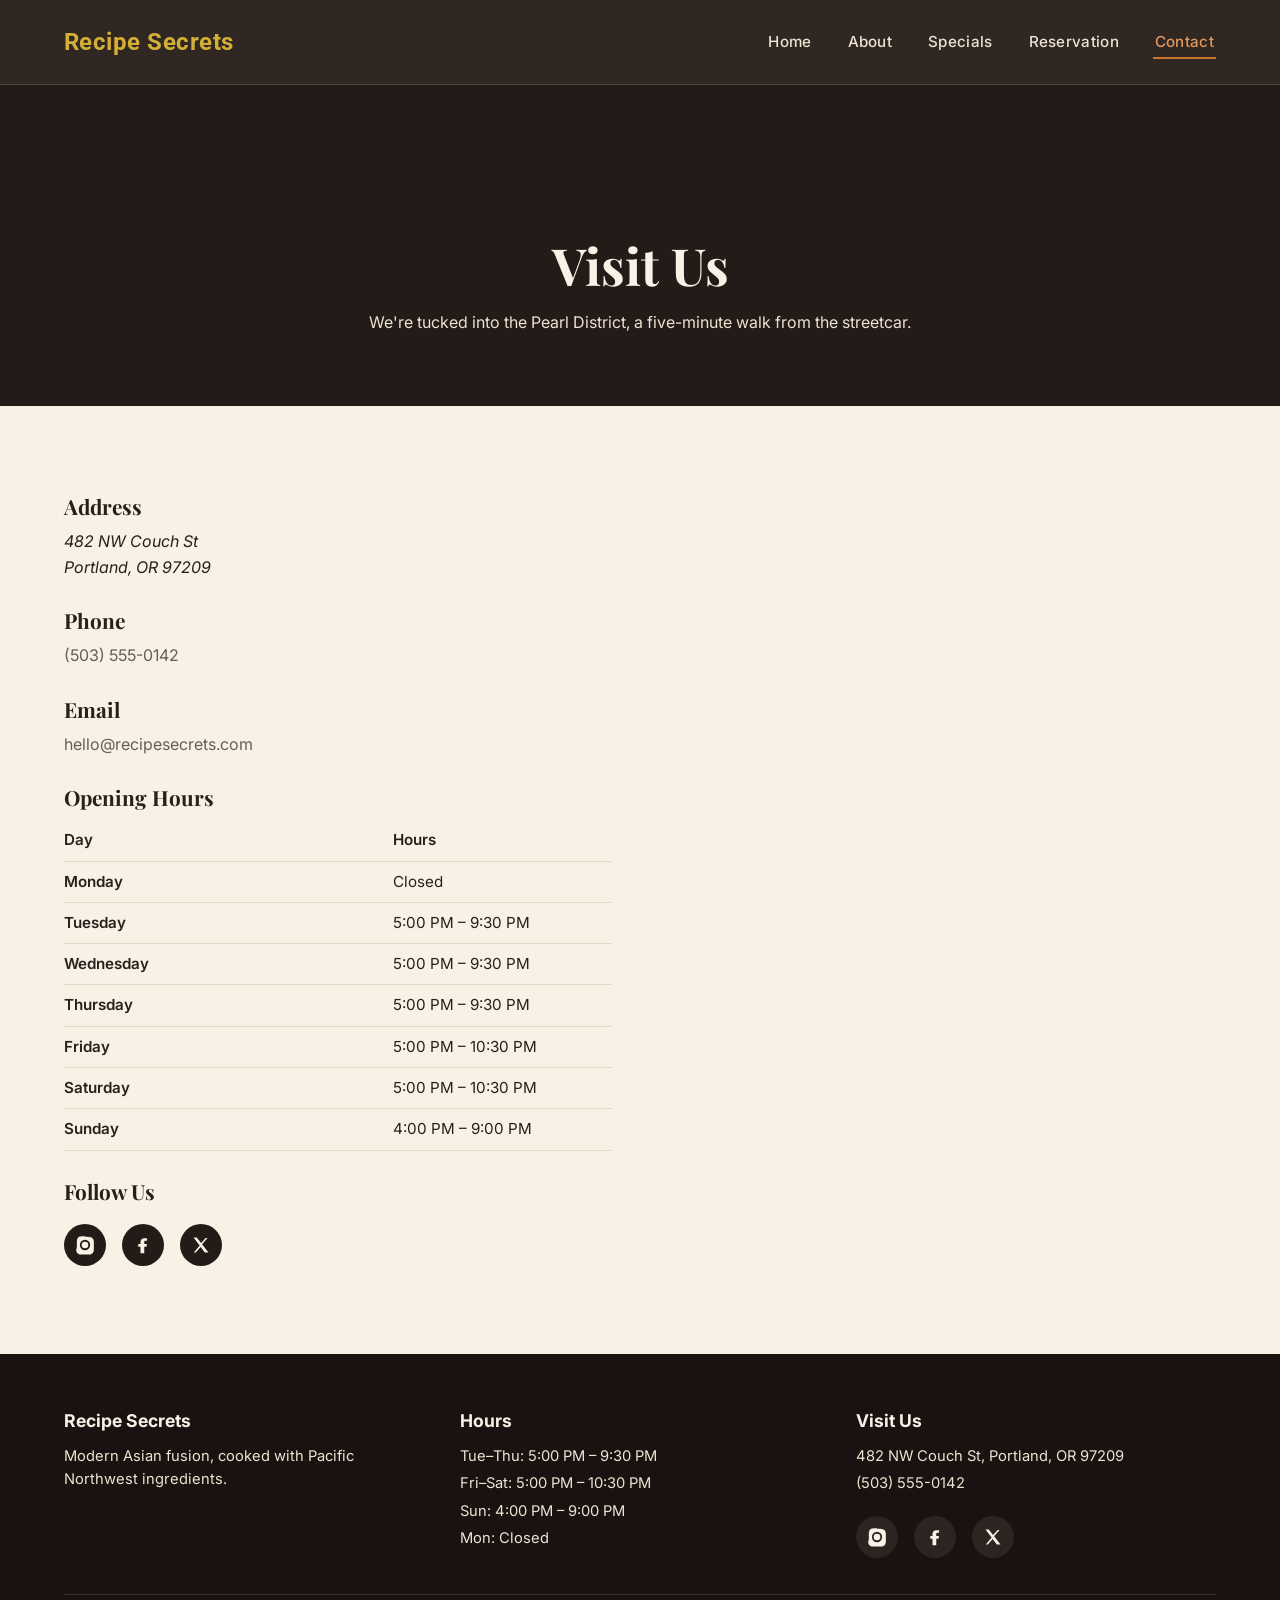
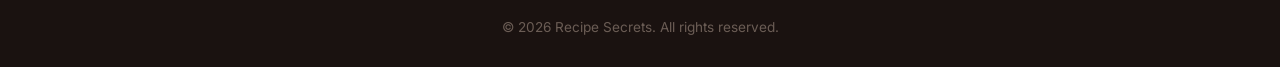
<file: contact.html>
<!DOCTYPE html>
<html lang="en">
<head>
  <meta charset="UTF-8">
  <meta name="viewport" content="width=device-width, initial-scale=1.0">
  <title>Contact &amp; Hours | Recipe Secrets</title>
  <meta name="description" content="Find Recipe Secrets' address, phone number, opening hours and social media. Get directions with our embedded map.">
  <meta property="og:title" content="Contact Recipe Secrets">
  <meta property="og:description" content="Address, phone, hours and directions for Recipe Secrets.">
  <meta property="og:type" content="website">
  <meta property="og:image" content="https://images.unsplash.com/photo-1517248135467-4c7edcad34c4?w=1200&q=80">
  <link rel="icon" type="image/svg+xml" href="favicon.svg">
  <link rel="preconnect" href="https://fonts.googleapis.com">
  <link rel="preconnect" href="https://fonts.gstatic.com" crossorigin>
  <link href="https://fonts.googleapis.com/css2?family=Playfair+Display:wght@600;700&family=Inter:wght@400;500;600;700&family=Roboto:wght@700&display=swap" rel="stylesheet">
  <link rel="stylesheet" href="css/styles.css">
</head>
<body>
  <a class="skip-link" href="#main">Skip to content</a>

  <header class="site-header">
    <div class="container">
      <a href="index.html" class="logo">Recipe<span> Secrets</span></a>
      <button class="nav-toggle" aria-expanded="false" aria-controls="main-nav" aria-label="Toggle navigation menu">
        <span class="bar"></span><span class="bar"></span><span class="bar"></span>
      </button>
      <nav class="main-nav" id="main-nav" aria-label="Primary">
        <ul>
          <li><a href="index.html">Home</a></li>
          <li><a href="about.html">About</a></li>
          <li><a href="specials.html">Specials</a></li>
          <li><a href="reservation.html">Reservation</a></li>
          <li><a href="contact.html" aria-current="page">Contact</a></li>
        </ul>
      </nav>
    </div>
  </header>

  <main id="main">
    <section class="page-hero">
      <div class="container">
        <h1>Visit Us</h1>
        <p>We're tucked into the Pearl District, a five-minute walk from the streetcar.</p>
      </div>
    </section>

    <section>
      <div class="container contact-grid">
        <div class="contact-info fade-in">
          <h2>Address</h2>
          <!-- TODO: replace with your real street address -->
          <address>482 NW Couch St<br>Portland, OR 97209</address>

          <h2>Phone</h2>
          <!-- TODO: replace with your real phone number -->
          <p><a href="tel:+15035550142">(503) 555-0142</a></p>

          <h2>Email</h2>
          <!-- TODO: replace with your real email address -->
          <p><a href="mailto:hello@recipesecrets.com">hello@recipesecrets.com</a></p>

          <h2>Opening Hours</h2>
          <table class="hours-table">
            <caption class="visually-hidden">Opening hours by day of the week</caption>
            <thead>
              <tr>
                <th scope="col">Day</th>
                <th scope="col">Hours</th>
              </tr>
            </thead>
            <tbody>
              <tr><th scope="row">Monday</th><td>Closed</td></tr>
              <tr><th scope="row">Tuesday</th><td>5:00 PM &ndash; 9:30 PM</td></tr>
              <tr><th scope="row">Wednesday</th><td>5:00 PM &ndash; 9:30 PM</td></tr>
              <tr><th scope="row">Thursday</th><td>5:00 PM &ndash; 9:30 PM</td></tr>
              <tr><th scope="row">Friday</th><td>5:00 PM &ndash; 10:30 PM</td></tr>
              <tr><th scope="row">Saturday</th><td>5:00 PM &ndash; 10:30 PM</td></tr>
              <tr><th scope="row">Sunday</th><td>4:00 PM &ndash; 9:00 PM</td></tr>
            </tbody>
          </table>

          <h2>Follow Us</h2>
          <div class="social-links">
            <a href="https://instagram.com" aria-label="Recipe Secrets on Instagram" target="_blank" rel="noopener noreferrer">
              <svg viewBox="0 0 24 24" aria-hidden="true"><path d="M12 2.2c3.2 0 3.6 0 4.85.06 1.17.06 1.96.24 2.43.4a4.9 4.9 0 0 1 1.77 1.15 4.9 4.9 0 0 1 1.15 1.77c.17.47.35 1.26.4 2.43.06 1.25.07 1.65.07 4.85s0 3.6-.07 4.85c-.05 1.17-.23 1.96-.4 2.43a4.9 4.9 0 0 1-1.15 1.77 4.9 4.9 0 0 1-1.77 1.15c-.47.17-1.26.35-2.43.4-1.25.06-1.65.07-4.85.07s-3.6 0-4.85-.07c-1.17-.05-1.96-.23-2.43-.4a4.9 4.9 0 0 1-1.77-1.15 4.9 4.9 0 0 1-1.15-1.77c-.17-.47-.35-1.26-.4-2.43C2.2 15.6 2.2 15.2 2.2 12s0-3.6.07-4.85c.05-1.17.23-1.96.4-2.43A4.9 4.9 0 0 1 3.82 3c.52-.52 1.09-.9 1.77-1.15.47-.17 1.26-.35 2.43-.4C9.27 1.4 9.4 1.4 12 1.4z M12 5.84a6.16 6.16 0 1 0 0 12.32 6.16 6.16 0 0 0 0-12.32zm0 10.16a4 4 0 1 1 0-8 4 4 0 0 1 0 8zm6.4-10.5a1.44 1.44 0 1 1-2.88 0 1.44 1.44 0 0 1 2.88 0z"/></svg>
            </a>
            <a href="https://facebook.com" aria-label="Recipe Secrets on Facebook" target="_blank" rel="noopener noreferrer">
              <svg viewBox="0 0 24 24" aria-hidden="true"><path d="M13.5 22v-8h2.7l.5-3.3h-3.2V8.6c0-.95.26-1.6 1.64-1.6h1.75V4.14C15.97 4.1 14.9 4 13.66 4 10.9 4 9 5.66 9 8.3v2.4H6.3v3.3H9V22h4.5z"/></svg>
            </a>
            <a href="https://twitter.com" aria-label="Recipe Secrets on X (Twitter)" target="_blank" rel="noopener noreferrer">
              <svg viewBox="0 0 24 24" aria-hidden="true"><path d="M3 3l7.4 9.6L3.4 21h2.3l5.9-6.6 5 6.6H21l-7.7-10 6.6-7.4h-2.3l-5.5 6.1L6.9 3H3z"/></svg>
            </a>
          </div>
        </div>

        <div class="fade-in">
          <!-- TODO: replace with an embed centered on your real address -->
          <iframe
            class="map-frame"
            title="Map showing the location of Recipe Secrets"
            src="https://www.google.com/maps?q=482+NW+Couch+St,+Portland,+OR+97209&output=embed"
            loading="lazy"
            referrerpolicy="no-referrer-when-downgrade">
          </iframe>
        </div>
      </div>
    </section>
  </main>

  <footer class="site-footer">
    <div class="container">
      <div class="footer-grid">
        <div>
          <h2>Recipe Secrets</h2>
          <p>Modern Asian fusion, cooked with Pacific Northwest ingredients.</p>
        </div>
        <div>
          <h2>Hours</h2>
          <p>Tue&ndash;Thu: 5:00 PM &ndash; 9:30 PM</p>
          <p>Fri&ndash;Sat: 5:00 PM &ndash; 10:30 PM</p>
          <p>Sun: 4:00 PM &ndash; 9:00 PM</p>
          <p>Mon: Closed</p>
        </div>
        <div>
          <h2>Visit Us</h2>
          <!-- TODO: replace with your real street address -->
          <address>482 NW Couch St, Portland, OR 97209</address>
          <!-- TODO: replace with your real phone number -->
          <p><a href="tel:+15035550142">(503) 555-0142</a></p>
          <div class="social-links">
            <a href="https://instagram.com" aria-label="Recipe Secrets on Instagram" target="_blank" rel="noopener noreferrer">
              <svg viewBox="0 0 24 24" aria-hidden="true"><path d="M12 2.2c3.2 0 3.6 0 4.85.06 1.17.06 1.96.24 2.43.4a4.9 4.9 0 0 1 1.77 1.15 4.9 4.9 0 0 1 1.15 1.77c.17.47.35 1.26.4 2.43.06 1.25.07 1.65.07 4.85s0 3.6-.07 4.85c-.05 1.17-.23 1.96-.4 2.43a4.9 4.9 0 0 1-1.15 1.77 4.9 4.9 0 0 1-1.77 1.15c-.47.17-1.26.35-2.43.4-1.25.06-1.65.07-4.85.07s-3.6 0-4.85-.07c-1.17-.05-1.96-.23-2.43-.4a4.9 4.9 0 0 1-1.77-1.15 4.9 4.9 0 0 1-1.15-1.77c-.17-.47-.35-1.26-.4-2.43C2.2 15.6 2.2 15.2 2.2 12s0-3.6.07-4.85c.05-1.17.23-1.96.4-2.43A4.9 4.9 0 0 1 3.82 3c.52-.52 1.09-.9 1.77-1.15.47-.17 1.26-.35 2.43-.4C9.27 1.4 9.4 1.4 12 1.4z M12 5.84a6.16 6.16 0 1 0 0 12.32 6.16 6.16 0 0 0 0-12.32zm0 10.16a4 4 0 1 1 0-8 4 4 0 0 1 0 8zm6.4-10.5a1.44 1.44 0 1 1-2.88 0 1.44 1.44 0 0 1 2.88 0z"/></svg>
            </a>
            <a href="https://facebook.com" aria-label="Recipe Secrets on Facebook" target="_blank" rel="noopener noreferrer">
              <svg viewBox="0 0 24 24" aria-hidden="true"><path d="M13.5 22v-8h2.7l.5-3.3h-3.2V8.6c0-.95.26-1.6 1.64-1.6h1.75V4.14C15.97 4.1 14.9 4 13.66 4 10.9 4 9 5.66 9 8.3v2.4H6.3v3.3H9V22h4.5z"/></svg>
            </a>
            <a href="https://twitter.com" aria-label="Recipe Secrets on X (Twitter)" target="_blank" rel="noopener noreferrer">
              <svg viewBox="0 0 24 24" aria-hidden="true"><path d="M3 3l7.4 9.6L3.4 21h2.3l5.9-6.6 5 6.6H21l-7.7-10 6.6-7.4h-2.3l-5.5 6.1L6.9 3H3z"/></svg>
            </a>
          </div>
        </div>
      </div>
      <div class="footer-bottom">
        <p>&copy; 2026 Recipe Secrets. All rights reserved.</p>
      </div>
    </div>
  </footer>

  <script src="js/main.js" defer></script>
</body>
</html>
</file>
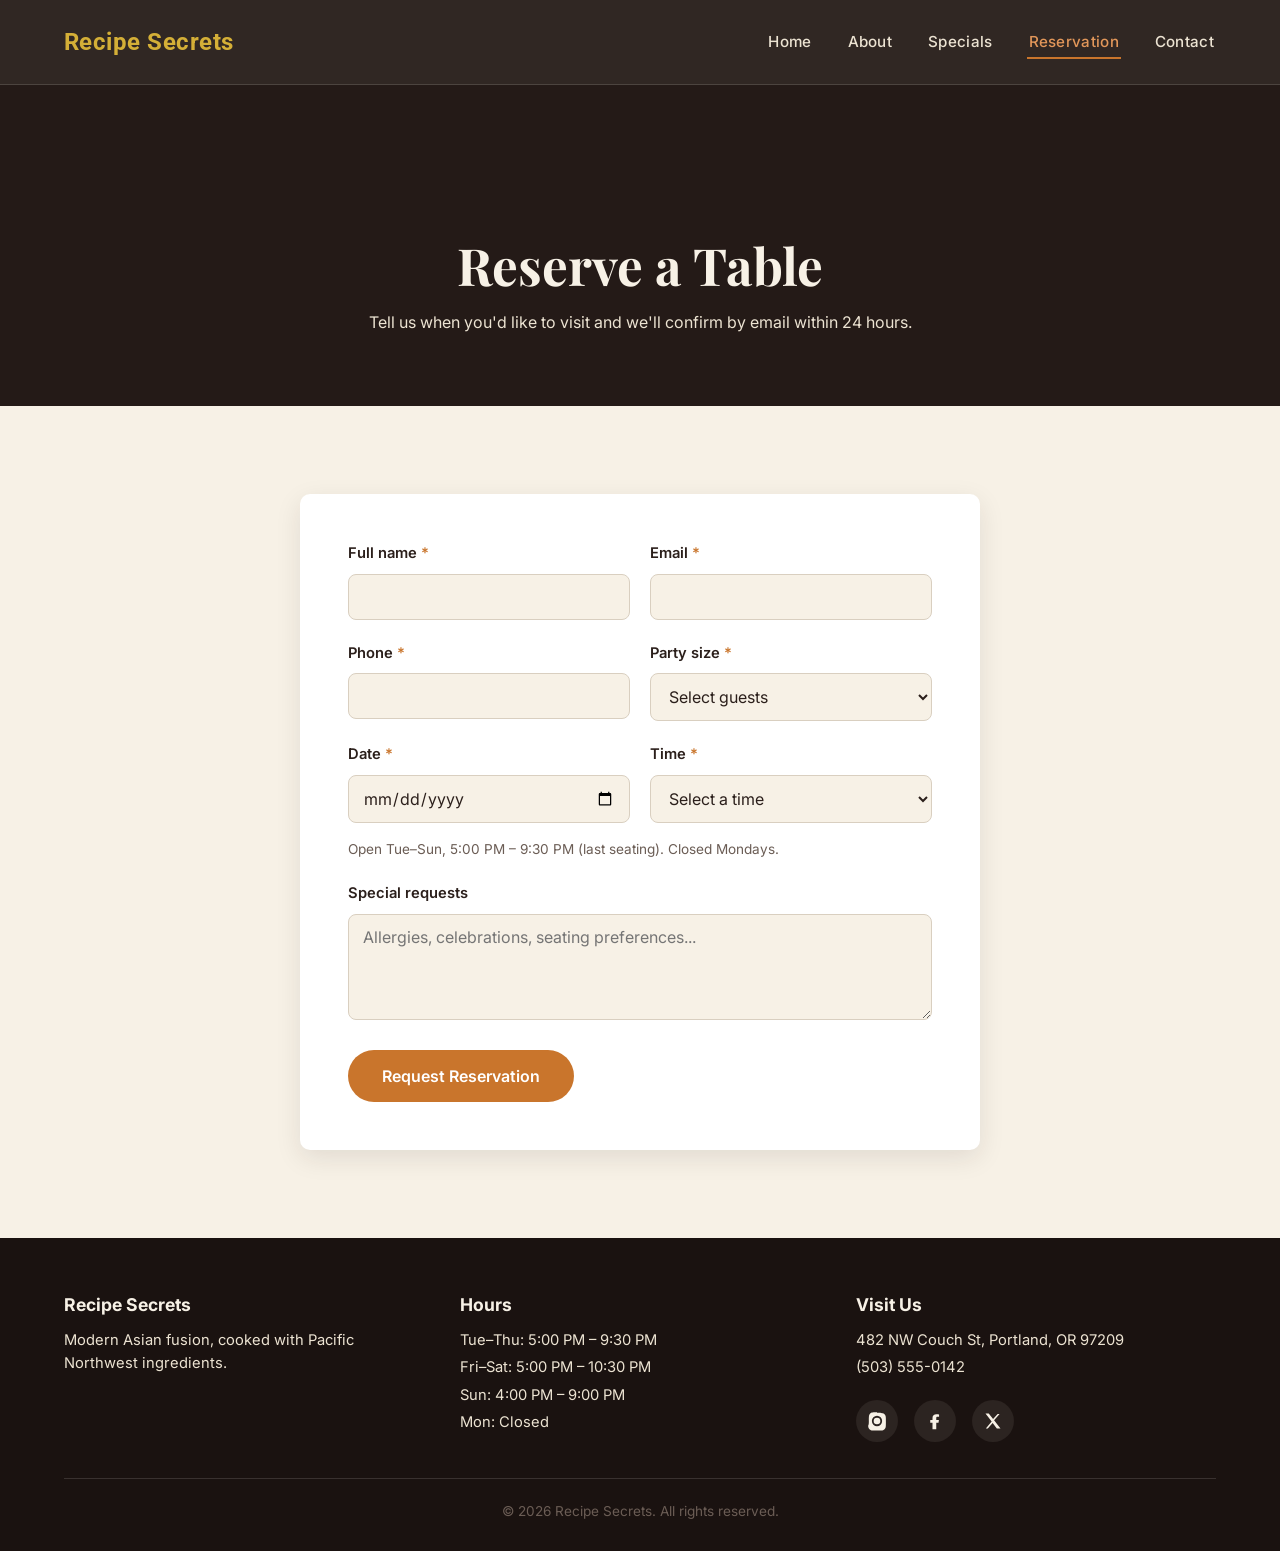
<file: reservation.html>
<!DOCTYPE html>
<html lang="en">
<head>
  <meta charset="UTF-8">
  <meta name="viewport" content="width=device-width, initial-scale=1.0">
  <title>Reserve a Table | Recipe Secrets</title>
  <meta name="description" content="Book a table at Recipe Secrets. Choose your date, time and party size and we'll confirm by email.">
  <meta property="og:title" content="Reserve a Table | Recipe Secrets">
  <meta property="og:description" content="Book a table at Recipe Secrets in a few clicks.">
  <meta property="og:type" content="website">
  <meta property="og:image" content="https://images.unsplash.com/photo-1517248135467-4c7edcad34c4?w=1200&q=80">
  <link rel="icon" type="image/svg+xml" href="favicon.svg">
  <link rel="preconnect" href="https://fonts.googleapis.com">
  <link rel="preconnect" href="https://fonts.gstatic.com" crossorigin>
  <link href="https://fonts.googleapis.com/css2?family=Playfair+Display:wght@600;700&family=Inter:wght@400;500;600;700&family=Roboto:wght@700&display=swap" rel="stylesheet">
  <link rel="stylesheet" href="css/styles.css">
</head>
<body>
  <a class="skip-link" href="#main">Skip to content</a>

  <header class="site-header">
    <div class="container">
      <a href="index.html" class="logo">Recipe<span> Secrets</span></a>
      <button class="nav-toggle" aria-expanded="false" aria-controls="main-nav" aria-label="Toggle navigation menu">
        <span class="bar"></span><span class="bar"></span><span class="bar"></span>
      </button>
      <nav class="main-nav" id="main-nav" aria-label="Primary">
        <ul>
          <li><a href="index.html">Home</a></li>
          <li><a href="about.html">About</a></li>
          <li><a href="specials.html">Specials</a></li>
          <li><a href="reservation.html" aria-current="page">Reservation</a></li>
          <li><a href="contact.html">Contact</a></li>
        </ul>
      </nav>
    </div>
  </header>

  <main id="main">
    <section class="page-hero">
      <div class="container">
        <h1>Reserve a Table</h1>
        <p>Tell us when you'd like to visit and we'll confirm by email within 24 hours.</p>
      </div>
    </section>

    <section>
      <div class="container">
        <div class="form-wrapper fade-in">
          <div id="form-success" tabindex="-1">
            Thank you! Your reservation request has been sent — we'll email you a confirmation shortly.
          </div>

          <!-- TODO: replace YOUR_FORM_ID with your real Formspree form ID -->
          <form id="reservation-form" action="https://formspree.io/f/YOUR_FORM_ID" method="POST" novalidate>

            <div class="form-row">
              <div class="form-group">
                <label for="name">Full name <span class="required">*</span></label>
                <input type="text" id="name" name="name" autocomplete="name" required>
                <p class="error-message">Please enter your name.</p>
              </div>
              <div class="form-group">
                <label for="email">Email <span class="required">*</span></label>
                <input type="email" id="email" name="email" autocomplete="email" required>
                <p class="error-message">Please enter a valid email address.</p>
              </div>
            </div>

            <div class="form-row">
              <div class="form-group">
                <label for="phone">Phone <span class="required">*</span></label>
                <input type="tel" id="phone" name="phone" autocomplete="tel" required>
                <p class="error-message">Please enter a valid phone number.</p>
              </div>
              <div class="form-group">
                <label for="party-size">Party size <span class="required">*</span></label>
                <select id="party-size" name="party_size" required>
                  <option value="">Select guests</option>
                  <option value="1">1 guest</option>
                  <option value="2">2 guests</option>
                  <option value="3">3 guests</option>
                  <option value="4">4 guests</option>
                  <option value="5">5 guests</option>
                  <option value="6">6 guests</option>
                  <option value="7">7 guests</option>
                  <option value="8">8 guests</option>
                  <option value="9">9 guests</option>
                  <option value="10">10 guests</option>
                </select>
                <p class="error-message">Please select a party size.</p>
              </div>
            </div>

            <div class="form-row">
              <div class="form-group">
                <label for="date">Date <span class="required">*</span></label>
                <input type="date" id="date" name="date" required>
                <p class="error-message">Please choose today or a future date.</p>
              </div>
              <div class="form-group">
                <label for="time">Time <span class="required">*</span></label>
                <select id="time" name="time" required>
                  <option value="">Select a time</option>
                </select>
                <p class="error-message">Please select a time.</p>
              </div>
            </div>

            <p class="form-note">Open Tue&ndash;Sun, 5:00 PM &ndash; 9:30 PM (last seating). Closed Mondays.</p>

            <div class="form-group">
              <label for="requests">Special requests</label>
              <textarea id="requests" name="requests" rows="4" placeholder="Allergies, celebrations, seating preferences..."></textarea>
            </div>

            <button type="submit" class="btn btn-primary">Request Reservation</button>
          </form>
        </div>
      </div>
    </section>
  </main>

  <footer class="site-footer">
    <div class="container">
      <div class="footer-grid">
        <div>
          <h2>Recipe Secrets</h2>
          <p>Modern Asian fusion, cooked with Pacific Northwest ingredients.</p>
        </div>
        <div>
          <h2>Hours</h2>
          <p>Tue&ndash;Thu: 5:00 PM &ndash; 9:30 PM</p>
          <p>Fri&ndash;Sat: 5:00 PM &ndash; 10:30 PM</p>
          <p>Sun: 4:00 PM &ndash; 9:00 PM</p>
          <p>Mon: Closed</p>
        </div>
        <div>
          <h2>Visit Us</h2>
          <!-- TODO: replace with your real street address -->
          <address>482 NW Couch St, Portland, OR 97209</address>
          <!-- TODO: replace with your real phone number -->
          <p><a href="tel:+15035550142">(503) 555-0142</a></p>
          <div class="social-links">
            <a href="https://instagram.com" aria-label="Recipe Secrets on Instagram" target="_blank" rel="noopener noreferrer">
              <svg viewBox="0 0 24 24" aria-hidden="true"><path d="M12 2.2c3.2 0 3.6 0 4.85.06 1.17.06 1.96.24 2.43.4a4.9 4.9 0 0 1 1.77 1.15 4.9 4.9 0 0 1 1.15 1.77c.17.47.35 1.26.4 2.43.06 1.25.07 1.65.07 4.85s0 3.6-.07 4.85c-.05 1.17-.23 1.96-.4 2.43a4.9 4.9 0 0 1-1.15 1.77 4.9 4.9 0 0 1-1.77 1.15c-.47.17-1.26.35-2.43.4-1.25.06-1.65.07-4.85.07s-3.6 0-4.85-.07c-1.17-.05-1.96-.23-2.43-.4a4.9 4.9 0 0 1-1.77-1.15 4.9 4.9 0 0 1-1.15-1.77c-.17-.47-.35-1.26-.4-2.43C2.2 15.6 2.2 15.2 2.2 12s0-3.6.07-4.85c.05-1.17.23-1.96.4-2.43A4.9 4.9 0 0 1 3.82 3c.52-.52 1.09-.9 1.77-1.15.47-.17 1.26-.35 2.43-.4C9.27 1.4 9.4 1.4 12 1.4z M12 5.84a6.16 6.16 0 1 0 0 12.32 6.16 6.16 0 0 0 0-12.32zm0 10.16a4 4 0 1 1 0-8 4 4 0 0 1 0 8zm6.4-10.5a1.44 1.44 0 1 1-2.88 0 1.44 1.44 0 0 1 2.88 0z"/></svg>
            </a>
            <a href="https://facebook.com" aria-label="Recipe Secrets on Facebook" target="_blank" rel="noopener noreferrer">
              <svg viewBox="0 0 24 24" aria-hidden="true"><path d="M13.5 22v-8h2.7l.5-3.3h-3.2V8.6c0-.95.26-1.6 1.64-1.6h1.75V4.14C15.97 4.1 14.9 4 13.66 4 10.9 4 9 5.66 9 8.3v2.4H6.3v3.3H9V22h4.5z"/></svg>
            </a>
            <a href="https://twitter.com" aria-label="Recipe Secrets on X (Twitter)" target="_blank" rel="noopener noreferrer">
              <svg viewBox="0 0 24 24" aria-hidden="true"><path d="M3 3l7.4 9.6L3.4 21h2.3l5.9-6.6 5 6.6H21l-7.7-10 6.6-7.4h-2.3l-5.5 6.1L6.9 3H3z"/></svg>
            </a>
          </div>
        </div>
      </div>
      <div class="footer-bottom">
        <p>&copy; 2026 Recipe Secrets. All rights reserved.</p>
      </div>
    </div>
  </footer>

  <script src="js/main.js" defer></script>
</body>
</html>
</file>
<file: css/styles.css>
/* ==========================================================================
   Recipe Secrets — shared stylesheet
   ==========================================================================

   IMAGE CREDITS / SOURCE URLS (Unsplash, free to use)
   Swap these for your own photography in /images/ whenever you're ready —
   just update the matching <img src> in each HTML file.

   Hero (home):            https://images.unsplash.com/photo-1517248135467-4c7edcad34c4
   Signature dish 1:       https://images.unsplash.com/photo-1540189549336-e6e99c3679fe
   Signature dish 2:       https://images.unsplash.com/photo-1562967916-eb82221dfb92
   Signature dish 3:       https://images.unsplash.com/photo-1543353071-873f17a7a088
   CTA banner (home):      https://images.unsplash.com/photo-1559339352-11d035aa65de
   Chef portrait (about):  https://images.unsplash.com/photo-1577219491135-ce391730fb2c
   Gallery 1 (about):      https://images.unsplash.com/photo-1517248135467-4c7edcad34c4
   Gallery 2 (about):      https://images.unsplash.com/photo-1555396273-367ea4eb4db5
   Gallery 3 (about):      https://images.unsplash.com/photo-1544148103-0773bf10d330
   Gallery 4 (about):      https://images.unsplash.com/photo-1526318896980-cf78c088247c
   Gallery 5 (about):      https://images.unsplash.com/photo-1600891964092-4316c288032e
   Gallery 6 (about):      https://images.unsplash.com/photo-1504674900247-0877df9cc836
   Starter 1 (specials):   https://images.unsplash.com/photo-1541014741259-de529411b96a
   Starter 2 (specials):   https://images.unsplash.com/photo-1626645738196-c2a7c87a8f58
   Main 1 (specials):      https://images.unsplash.com/photo-1553621042-f6e147245754
   Main 2 (specials):      https://images.unsplash.com/photo-1565299624946-b28f40a0ae38
   Main 3 (specials):      https://images.unsplash.com/photo-1569058242253-92a9c755a0cc
   Dessert 1 (specials):   https://images.unsplash.com/photo-1551024601-bec78aea704b
   Dessert 2 (specials):   https://images.unsplash.com/photo-1551024506-0bccd828d307
   ========================================================================== */

:root {
  /* palette */
  --color-espresso: #241a17;
  --color-espresso-deep: #1a1210;
  --color-cream: #f7f1e6;
  --color-cream-dim: #ece3d2;
  --color-accent: #c9752c;
  --color-accent-light: #e2975a;
  --color-text-dark: #2b1f1b;
  --color-text-muted: #6b5d55;
  --color-border: rgba(247, 241, 230, 0.14);

  /* type */
  --font-heading: 'Playfair Display', Georgia, serif;
  --font-body: 'Inter', -apple-system, Segoe UI, sans-serif;

  /* layout */
  --max-width: 1200px;
  --radius: 10px;
  --shadow: 0 14px 34px rgba(0, 0, 0, 0.18);
  --transition: 220ms ease;
}

/* ---------- reset ---------- */
* {
  margin: 0;
  padding: 0;
  box-sizing: border-box;
}

html {
  scroll-behavior: smooth;
}

body {
  font-family: var(--font-body);
  color: var(--color-text-dark);
  background: var(--color-cream);
  line-height: 1.6;
  overflow-x: hidden;
}

img {
  max-width: 100%;
  display: block;
}

a {
  color: inherit;
  text-decoration: none;
}

ul {
  list-style: none;
}

h1, h2, h3, h4 {
  font-family: var(--font-heading);
  line-height: 1.2;
  font-weight: 700;
}

.container {
  width: 100%;
  max-width: var(--max-width);
  margin: 0 auto;
  padding: 0 24px;
}

section {
  padding: 88px 0;
}

:focus-visible {
  outline: 3px solid var(--color-accent);
  outline-offset: 3px;
}

.visually-hidden {
  position: absolute;
  width: 1px;
  height: 1px;
  overflow: hidden;
  clip: rect(0 0 0 0);
  white-space: nowrap;
}

.skip-link {
  position: absolute;
  left: 50%;
  transform: translate(-50%, -140%);
  background: var(--color-accent);
  color: var(--color-cream);
  padding: 10px 18px;
  border-radius: 0 0 8px 8px;
  z-index: 200;
  transition: transform var(--transition);
}

.skip-link:focus {
  transform: translate(-50%, 0);
}

/* ---------- buttons ---------- */
.btn {
  display: inline-block;
  font-family: var(--font-body);
  font-weight: 600;
  font-size: 1rem;
  padding: 14px 32px;
  border-radius: 999px;
  border: 2px solid transparent;
  cursor: pointer;
  transition: transform var(--transition), box-shadow var(--transition), background var(--transition), color var(--transition);
}

.btn-primary {
  background: var(--color-accent);
  color: #fff;
}

.btn-primary:hover,
.btn-primary:focus-visible {
  background: var(--color-accent-light);
  transform: translateY(-2px);
  box-shadow: 0 10px 22px rgba(201, 117, 44, 0.35);
}

.btn-outline {
  background: transparent;
  color: var(--color-cream);
  border-color: var(--color-cream);
}

.btn-outline:hover,
.btn-outline:focus-visible {
  background: var(--color-cream);
  color: var(--color-espresso);
  transform: translateY(-2px);
}

/* ---------- header ---------- */
.site-header {
  position: sticky;
  top: 0;
  z-index: 100;
  background: rgba(36, 26, 23, 0.94);
  backdrop-filter: blur(6px);
  border-bottom: 1px solid var(--color-border);
}

.site-header .container {
  display: flex;
  align-items: center;
  justify-content: space-between;
  height: 84px;
}

.logo {
  font-family: 'Roboto', sans-serif;
  font-weight: 700;
  font-size: 1.5rem;
  color: #d4af37;
  letter-spacing: 0.02em;
}

.logo span {
  color: #d4af37;
}

.nav-toggle {
  display: none;
  background: none;
  border: none;
  cursor: pointer;
  padding: 8px;
  z-index: 110;
}

.nav-toggle .bar {
  display: block;
  width: 26px;
  height: 2px;
  background: var(--color-cream);
  margin: 6px 0;
  transition: transform var(--transition), opacity var(--transition);
}

.nav-toggle[aria-expanded="true"] .bar:nth-child(1) {
  transform: translateY(8px) rotate(45deg);
}

.nav-toggle[aria-expanded="true"] .bar:nth-child(2) {
  opacity: 0;
}

.nav-toggle[aria-expanded="true"] .bar:nth-child(3) {
  transform: translateY(-8px) rotate(-45deg);
}

.main-nav ul {
  display: flex;
  gap: 32px;
}

.main-nav a {
  color: var(--color-cream-dim);
  font-weight: 500;
  font-size: 0.95rem;
  letter-spacing: 0.02em;
  padding: 6px 2px;
  border-bottom: 2px solid transparent;
  transition: color var(--transition), border-color var(--transition);
}

.main-nav a:hover,
.main-nav a:focus-visible {
  color: var(--color-cream);
}

.main-nav a[aria-current="page"] {
  color: var(--color-accent-light);
  border-bottom-color: var(--color-accent);
}

/* ---------- hero ---------- */
.hero {
  position: relative;
  min-height: 100vh;
  display: flex;
  align-items: center;
  justify-content: center;
  text-align: center;
  color: var(--color-cream);
  background-size: cover;
  background-position: center;
  isolation: isolate;
}

.hero::after {
  content: "";
  position: absolute;
  inset: 0;
  background: linear-gradient(180deg, rgba(26, 18, 16, 0.55) 0%, rgba(26, 18, 16, 0.78) 100%);
  z-index: -1;
}

.hero-content {
  max-width: 760px;
  padding: 0 24px;
}

.hero-eyebrow {
  text-transform: uppercase;
  letter-spacing: 0.18em;
  font-size: 0.85rem;
  color: var(--color-accent-light);
  margin-bottom: 18px;
  display: block;
}

.hero h1 {
  font-size: clamp(2.6rem, 6vw, 4.5rem);
  margin-bottom: 18px;
}

.hero p {
  font-size: clamp(1.05rem, 2vw, 1.3rem);
  margin-bottom: 36px;
  color: var(--color-cream-dim);
}

/* small page hero (non-home pages) */
.page-hero {
  padding: 150px 0 70px;
  background: var(--color-espresso);
  color: var(--color-cream);
  text-align: center;
}

.page-hero h1 {
  font-size: clamp(2.2rem, 5vw, 3.2rem);
  margin-bottom: 14px;
}

.page-hero p {
  color: var(--color-cream-dim);
  max-width: 620px;
  margin: 0 auto;
}

/* ---------- section headers ---------- */
.section-heading {
  text-align: center;
  max-width: 640px;
  margin: 0 auto 56px;
}

.section-heading .eyebrow {
  text-transform: uppercase;
  letter-spacing: 0.16em;
  font-size: 0.8rem;
  color: var(--color-accent);
  font-weight: 600;
  display: block;
  margin-bottom: 10px;
}

.section-heading h2 {
  font-size: clamp(1.8rem, 4vw, 2.6rem);
  margin-bottom: 14px;
}

.section-heading p {
  color: var(--color-text-muted);
}

.section-dark {
  background: var(--color-espresso);
  color: var(--color-cream);
}

.section-dark .section-heading p {
  color: var(--color-cream-dim);
}

/* ---------- intro / about blurb ---------- */
.intro {
  max-width: 740px;
  margin: 0 auto;
  text-align: center;
}

.intro p {
  font-size: 1.1rem;
  color: var(--color-text-muted);
}

/* ---------- cards ---------- */
.card-grid {
  display: grid;
  grid-template-columns: repeat(3, 1fr);
  gap: 32px;
}

.dish-card {
  background: #fff;
  border-radius: var(--radius);
  overflow: hidden;
  box-shadow: 0 8px 20px rgba(43, 31, 27, 0.08);
  transition: transform var(--transition), box-shadow var(--transition);
}

.dish-card:hover {
  transform: translateY(-6px);
  box-shadow: var(--shadow);
}

.dish-card img {
  width: 100%;
  height: 230px;
  object-fit: cover;
}

.dish-card-body {
  padding: 24px;
}

.dish-card-body h3 {
  font-size: 1.3rem;
  margin-bottom: 8px;
}

.dish-card-body p {
  color: var(--color-text-muted);
  font-size: 0.95rem;
}

/* ---------- testimonials ---------- */
.testimonial-strip {
  display: grid;
  grid-template-columns: repeat(3, 1fr);
  gap: 28px;
}

.testimonial {
  background: rgba(247, 241, 230, 0.06);
  border: 1px solid var(--color-border);
  border-radius: var(--radius);
  padding: 28px;
}

.testimonial p.quote {
  font-style: italic;
  margin-bottom: 16px;
  color: var(--color-cream-dim);
}

.testimonial .author {
  font-weight: 600;
  color: var(--color-accent-light);
  font-size: 0.9rem;
}

/* ---------- CTA banner ---------- */
.cta-banner {
  position: relative;
  padding: 100px 24px;
  text-align: center;
  color: var(--color-cream);
  background-size: cover;
  background-position: center;
  isolation: isolate;
}

.cta-banner::after {
  content: "";
  position: absolute;
  inset: 0;
  background: rgba(26, 18, 16, 0.72);
  z-index: -1;
}

.cta-banner h2 {
  font-size: clamp(1.8rem, 4vw, 2.8rem);
  margin-bottom: 14px;
}

.cta-banner p {
  margin-bottom: 30px;
  color: var(--color-cream-dim);
}

/* ---------- about page ---------- */
.about-grid {
  display: grid;
  grid-template-columns: 1fr 1fr;
  gap: 56px;
  align-items: center;
}

.about-grid img {
  border-radius: var(--radius);
  width: 100%;
  height: 420px;
  object-fit: cover;
}

.chef-block {
  display: grid;
  grid-template-columns: 280px 1fr;
  gap: 44px;
  align-items: center;
}

.chef-block img {
  border-radius: var(--radius);
  width: 100%;
  height: 340px;
  object-fit: cover;
}

.chef-block h3 {
  font-size: 1.6rem;
  margin-bottom: 6px;
}

.chef-block .chef-title {
  color: var(--color-accent);
  font-weight: 600;
  margin-bottom: 16px;
  display: block;
}

.gallery-grid {
  display: grid;
  grid-template-columns: repeat(3, 1fr);
  gap: 18px;
}

.gallery-grid img {
  width: 100%;
  height: 230px;
  object-fit: cover;
  border-radius: var(--radius);
  transition: transform var(--transition);
}

.gallery-grid img:hover {
  transform: scale(1.03);
}

/* ---------- specials page ---------- */
.specials-group {
  margin-bottom: 64px;
}

.specials-group h2 {
  font-size: 1.8rem;
  margin-bottom: 28px;
  padding-bottom: 12px;
  border-bottom: 2px solid var(--color-accent);
  display: inline-block;
}

.specials-grid {
  display: grid;
  grid-template-columns: repeat(3, 1fr);
  gap: 28px;
}

.special-card {
  position: relative;
  background: #fff;
  border-radius: var(--radius);
  overflow: hidden;
  box-shadow: 0 8px 20px rgba(43, 31, 27, 0.08);
  transition: transform var(--transition), box-shadow var(--transition);
}

.special-card:hover {
  transform: translateY(-6px);
  box-shadow: var(--shadow);
}

.special-card img {
  width: 100%;
  height: 200px;
  object-fit: cover;
}

.special-card-body {
  padding: 20px;
}

.special-card-body .row {
  display: flex;
  justify-content: space-between;
  align-items: baseline;
  gap: 10px;
  margin-bottom: 8px;
}

.special-card-body h3 {
  font-size: 1.2rem;
}

.special-card-body .price {
  font-weight: 700;
  color: var(--color-accent);
  font-family: var(--font-heading);
  font-size: 1.1rem;
  white-space: nowrap;
}

.special-card-body p {
  color: var(--color-text-muted);
  font-size: 0.92rem;
}

.badge {
  position: absolute;
  top: 14px;
  left: 14px;
  background: var(--color-accent);
  color: #fff;
  font-size: 0.72rem;
  font-weight: 700;
  text-transform: uppercase;
  letter-spacing: 0.06em;
  padding: 6px 12px;
  border-radius: 999px;
  box-shadow: 0 4px 10px rgba(0, 0, 0, 0.25);
}

/* ---------- reservation form ---------- */
.form-wrapper {
  max-width: 680px;
  margin: 0 auto;
  background: #fff;
  border-radius: var(--radius);
  padding: 48px;
  box-shadow: 0 8px 26px rgba(43, 31, 27, 0.1);
}

.form-row {
  display: grid;
  grid-template-columns: 1fr 1fr;
  gap: 20px;
}

.form-group {
  margin-bottom: 22px;
}

.form-group label {
  display: block;
  font-weight: 600;
  margin-bottom: 8px;
  font-size: 0.92rem;
}

.form-group .required {
  color: var(--color-accent);
}

.form-group input,
.form-group select,
.form-group textarea {
  width: 100%;
  padding: 12px 14px;
  border: 1.5px solid #d9cfc0;
  border-radius: 8px;
  font-family: var(--font-body);
  font-size: 1rem;
  background: var(--color-cream);
  color: var(--color-text-dark);
  transition: border-color var(--transition);
}

.form-group input:focus,
.form-group select:focus,
.form-group textarea:focus {
  border-color: var(--color-accent);
}

.form-group input:invalid[data-touched="true"],
.form-group.has-error input,
.form-group.has-error select {
  border-color: #c23b22;
}

.error-message {
  color: #c23b22;
  font-size: 0.85rem;
  margin-top: 6px;
  display: none;
}

.form-group.has-error .error-message {
  display: block;
}

.form-note {
  font-size: 0.85rem;
  color: var(--color-text-muted);
  margin-top: -6px;
  margin-bottom: 22px;
}

#form-success {
  display: none;
  background: #e9f3ea;
  border: 1.5px solid #3f7a4f;
  color: #234d2c;
  padding: 18px 20px;
  border-radius: 8px;
  margin-bottom: 24px;
  font-weight: 500;
}

#form-success.visible {
  display: block;
}

/* ---------- contact page ---------- */
.contact-grid {
  display: grid;
  grid-template-columns: 1fr 1fr;
  gap: 56px;
}

.contact-info h2 {
  font-size: 1.3rem;
  margin-bottom: 10px;
  margin-top: 28px;
}

.contact-info h2:first-child {
  margin-top: 0;
}

.contact-info p {
  color: var(--color-text-muted);
}

.hours-table {
  width: 100%;
  border-collapse: collapse;
  margin-top: 10px;
}

.hours-table th,
.hours-table td {
  text-align: left;
  padding: 8px 0;
  border-bottom: 1px solid #e3d8c6;
  font-size: 0.95rem;
}

.hours-table th {
  font-weight: 600;
  width: 60%;
}

.map-frame {
  width: 100%;
  height: 100%;
  min-height: 340px;
  border: 0;
  border-radius: var(--radius);
}

.social-links {
  display: flex;
  gap: 16px;
  margin-top: 20px;
}

.social-links a {
  width: 42px;
  height: 42px;
  display: flex;
  align-items: center;
  justify-content: center;
  border-radius: 50%;
  background: var(--color-espresso);
  color: var(--color-cream);
  transition: background var(--transition), transform var(--transition);
}

.social-links a:hover,
.social-links a:focus-visible {
  background: var(--color-accent);
  transform: translateY(-3px);
}

.social-links svg {
  width: 20px;
  height: 20px;
  fill: currentColor;
}

/* ---------- footer ---------- */
.site-footer {
  background: var(--color-espresso-deep);
  color: var(--color-cream-dim);
  padding: 56px 0 28px;
}

.footer-grid {
  display: grid;
  grid-template-columns: repeat(3, 1fr);
  gap: 36px;
  margin-bottom: 36px;
}

.footer-grid h2 {
  font-family: var(--font-body);
  color: var(--color-cream);
  font-size: 1.1rem;
  font-weight: 700;
  margin-bottom: 14px;
}

.footer-grid p,
.footer-grid address {
  font-style: normal;
  font-size: 0.92rem;
  margin-bottom: 4px;
}

.footer-grid .social-links a {
  background: rgba(247, 241, 230, 0.08);
}

.footer-bottom {
  border-top: 1px solid var(--color-border);
  padding-top: 22px;
  text-align: center;
  font-size: 0.85rem;
  color: var(--color-text-muted);
}

/* ---------- fade-in on scroll ---------- */
.fade-in {
  opacity: 0;
  transform: translateY(24px);
  transition: opacity 700ms ease, transform 700ms ease;
}

.fade-in.is-visible {
  opacity: 1;
  transform: translateY(0);
}

@media (prefers-reduced-motion: reduce) {
  html {
    scroll-behavior: auto;
  }

  .fade-in {
    opacity: 1;
    transform: none;
    transition: none;
  }

  * {
    transition-duration: 0.01ms !important;
    animation-duration: 0.01ms !important;
  }
}

/* ---------- responsive ---------- */
@media (max-width: 1024px) {
  .card-grid,
  .testimonial-strip,
  .specials-grid {
    grid-template-columns: repeat(2, 1fr);
  }

  .about-grid {
    grid-template-columns: 1fr;
  }

  .chef-block {
    grid-template-columns: 1fr;
    text-align: center;
  }

  .gallery-grid {
    grid-template-columns: repeat(2, 1fr);
  }

  .footer-grid {
    grid-template-columns: 1fr 1fr;
  }
}

@media (max-width: 768px) {
  .nav-toggle {
    display: block;
  }

  .main-nav {
    position: fixed;
    top: 84px;
    left: 0;
    right: 0;
    bottom: 0;
    background: var(--color-espresso);
    transform: translateX(100%);
    transition: transform var(--transition);
    overflow-y: auto;
  }

  .main-nav.open {
    transform: translateX(0);
  }

  .main-nav ul {
    flex-direction: column;
    gap: 0;
    padding: 24px;
  }

  .main-nav a {
    display: block;
    padding: 16px 4px;
    border-bottom: 1px solid var(--color-border);
  }

  .form-row {
    grid-template-columns: 1fr;
  }

  .contact-grid {
    grid-template-columns: 1fr;
  }
}

@media (max-width: 600px) {
  section {
    padding: 56px 0;
  }

  .card-grid,
  .testimonial-strip,
  .specials-grid,
  .gallery-grid {
    grid-template-columns: 1fr;
  }

  .footer-grid {
    grid-template-columns: 1fr;
  }

  .form-wrapper {
    padding: 28px 22px;
  }
}
</file>
